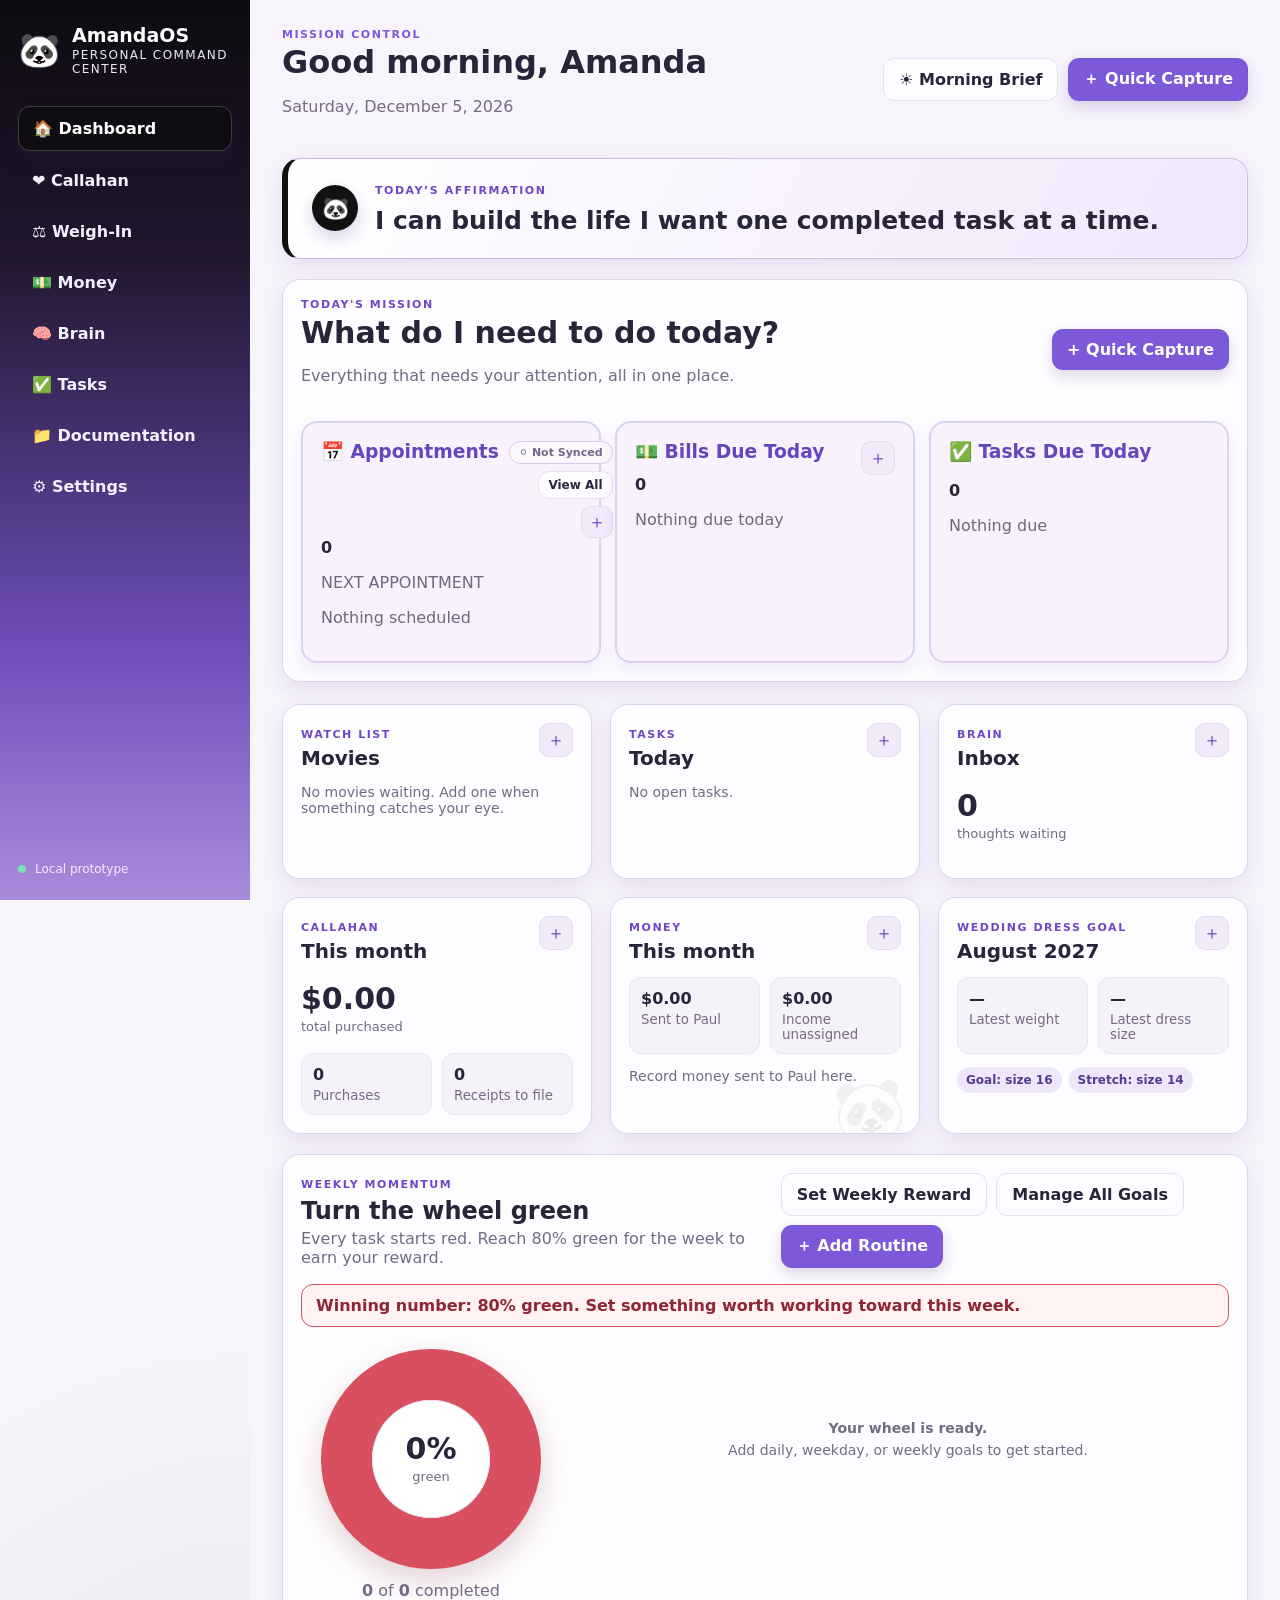
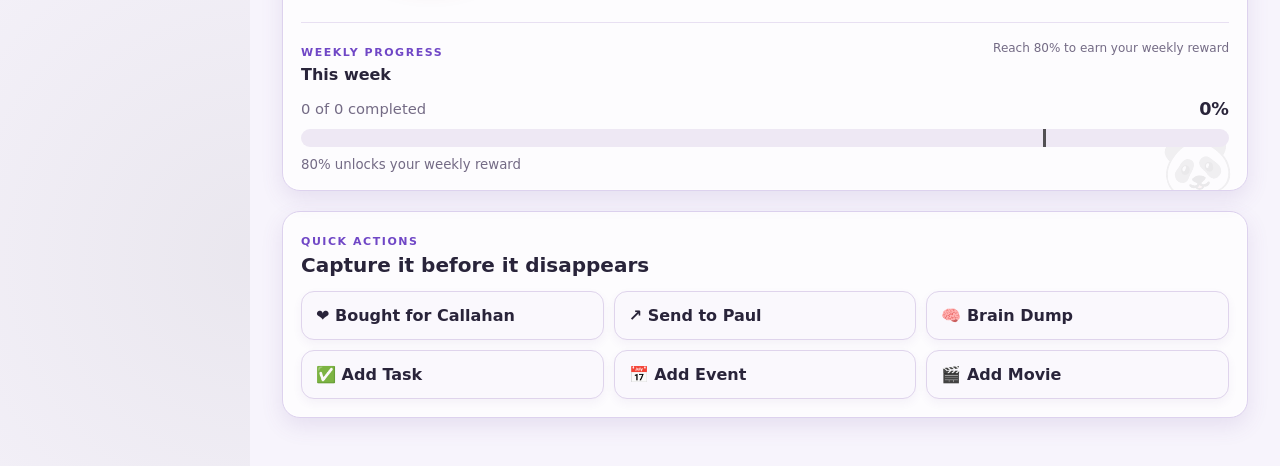
<file: index.html>
<!doctype html><html><head><meta charset="utf-8"><meta name="viewport" content="width=device-width,initial-scale=1"><title>AmandaOS</title></head><body><p style="font-family:system-ui;padding:24px">Loading AmandaOS…</p><script>fetch('legacy-index.html?v=20260902-2').then(r=>r.text()).then(html=>{const closeScript='</scr'+'ipt>';html=html.replace('</head>','<link rel="stylesheet" href="documentation.css?v=20260902-2"></head>').replace('</body>','<script src="documentation.js?v=20260902-2">'+closeScript+'<script src="momentum-dashboard.js?v=20260902-2">'+closeScript+'</body>');document.open();document.write(html);document.close();}).catch(()=>{document.body.innerHTML='<p style="font-family:system-ui;padding:24px">AmandaOS could not load. Please refresh.</p>';});</script></body></html>
</file>
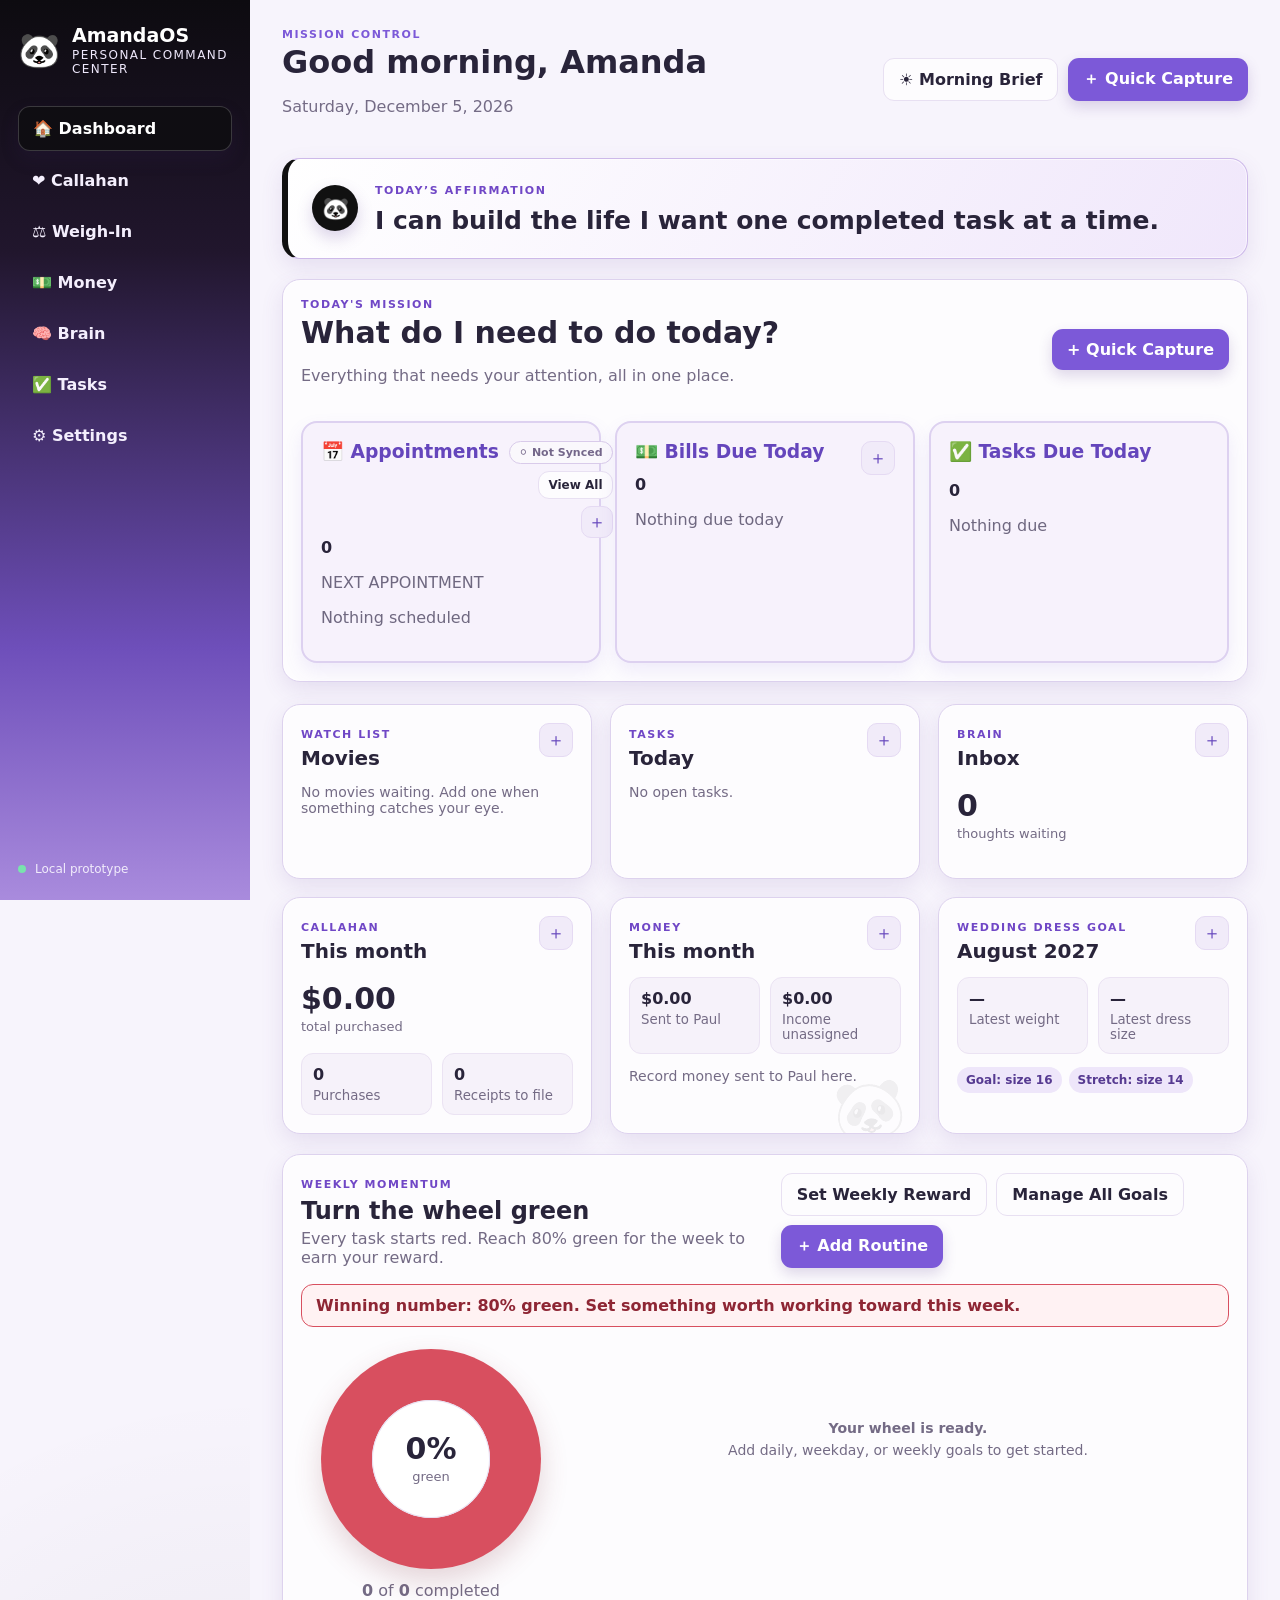
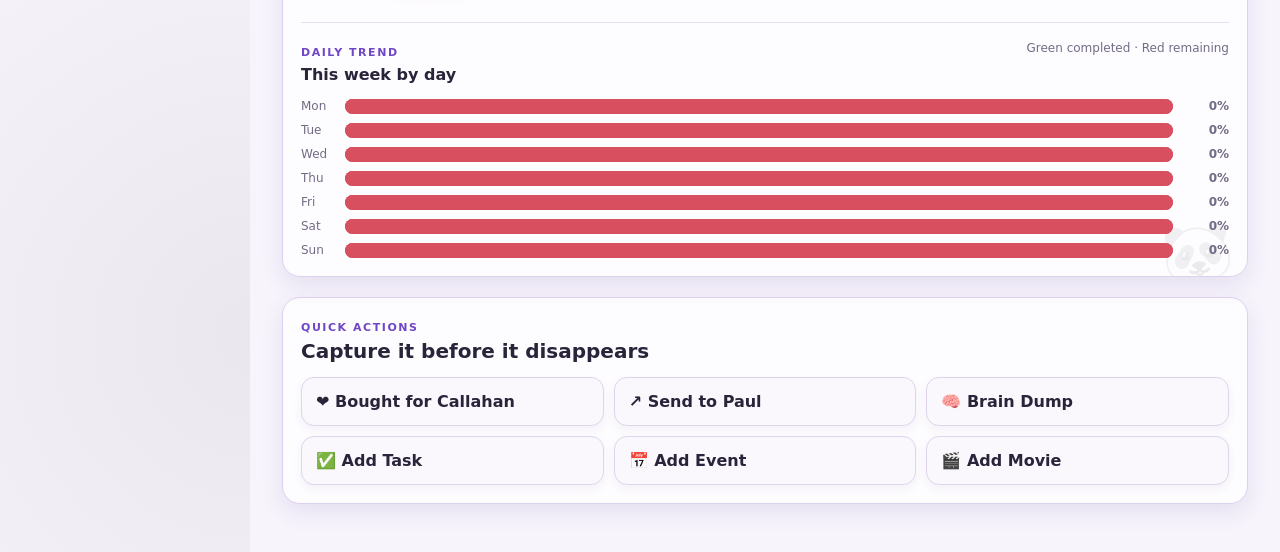
<file: legacy-index.html>
<!doctype html>
<html lang="en">
<head>
  <meta charset="utf-8" />
  <meta name="viewport" content="width=device-width, initial-scale=1" />
<title>AmandaOS</title>
  <link rel="stylesheet" href="styles.css?v=20260902-1" />
  <script src="https://accounts.google.com/gsi/client" async defer></script>
</head>
<body>
  <div class="app-shell">
    <aside class="sidebar">
      <div class="brand">
        <div class="brand-mark">🐼</div>
        <div>
        <h1>AmandaOS</h1>
<p>Personal Command Center</p>
        </div>
      </div>

      <nav>
        <button class="nav-btn active" data-view="dashboard">🏠 Dashboard</button>
        <button class="nav-btn" data-view="callahan">❤️ Callahan</button>
        <button class="nav-btn" data-view="weighin">⚖️ Weigh-In</button>
        <button class="nav-btn" data-view="money">💵 Money</button>
        <button class="nav-btn" data-view="brain">🧠 Brain</button>
        <button class="nav-btn" data-view="tasks">✅ Tasks</button>
        <button class="nav-btn" data-view="settings">⚙️ Settings</button>
      </nav>

      <div class="sidebar-footer">
        <div class="status-dot"></div>
        <span>Local prototype</span>
      </div>
    </aside>

    <main>
      <header class="topbar">
        <div>
          <p class="eyebrow">MISSION CONTROL</p>
          <h2 id="greeting">Good morning, Amanda</h2>
          <p id="todayDate" class="muted"></p>
        </div>
        <div class="topbar-actions">
          <button class="ghost-btn" id="morningBriefBtn">☀️ Morning Brief</button>
          <button class="primary-btn" data-open="quickCaptureModal">＋ Quick Capture</button>
        </div>
      </header>

      <section id="dashboard" class="view active-view">
        <section class="daily-affirmation card">
          <div class="affirmation-mark">🐼</div>
          <div><span class="card-label">TODAY’S AFFIRMATION</span><blockquote id="dailyAffirmation">I only need to take the next right step.</blockquote></div>
        </section>

     <section class="today-panel card">

    <div class="today-header">
        <div>
            <p class="card-label">TODAY'S MISSION</p>
            <h2>What do I need to do today?</h2>
            <p class="muted">
                Everything that needs your attention, all in one place.
            </p>
        </div>

        <button class="primary-btn" data-open="quickCaptureModal">
            + Quick Capture
        </button>
    </div>

    <div class="today-grid">

<div class="today-box appointments-box">

  <div class="today-box-header">

    <h3>📅 Appointments</h3>

    <div class="appointment-buttons">

 <button
  id="connectGoogleCalendarBtn"
  class="calendar-sync-status"
  type="button"
>
  <span id="googleCalendarStatus">⚪ Not Synced</span>
</button>
      <button
        class="small-btn"
        type="button"
        data-open="allAppointmentsModal"
      >
        View All
      </button>

      <button
        class="icon-btn"
        type="button"
        data-open="eventModal"
        aria-label="Add appointment"
      >
        ＋
      </button>

    </div>

  </div>

  <strong id="todayAppointmentCount">0</strong>

  <p class="next-label">
    NEXT APPOINTMENT
  </p>

  <p id="todayNextAppointment">
    Nothing scheduled
  </p>

  <div
    id="todayAppointmentList"
    class="appointment-list"
  ></div>

</div>

        <div class="today-box">
            <div class="today-box-header">
              <h3>💵 Bills Due Today</h3>
              <button class="icon-btn" type="button" data-open="billModal" aria-label="Add bill">＋</button>
            </div>
            <strong id="todayBillCount">0</strong>
            <p id="todayBillSummary">Nothing due today</p>
        </div>

        <div class="today-box">
            <h3>✅ Tasks Due Today</h3>
            <strong id="todayTaskCount">0</strong>
            <p id="todayTaskSummary">Nothing due</p>
        </div>

    </div>

</section>

        <div class="dashboard-grid">
          <article class="card">
            <div class="card-header">
              <div><span class="card-label">WATCH LIST</span><h3>Movies</h3></div>
              <button class="icon-btn" data-open="movieModal" aria-label="Add movie">＋</button>
            </div>
            <div id="movieList" class="list empty-state">No movies waiting. Add one when something catches your eye.</div>
          </article>

          <article class="card">
            <div class="card-header">
              <div><span class="card-label">TASKS</span><h3>Today</h3></div>
              <button class="icon-btn" data-open="taskModal">＋</button>
            </div>
            <div id="taskPreview" class="list empty-state">No tasks yet.</div>
          </article>

          <article class="card">
            <div class="card-header">
              <div><span class="card-label">BRAIN</span><h3>Inbox</h3></div>
              <button class="icon-btn" data-open="brainModal">＋</button>
            </div>
            <div class="metric"><strong id="brainCount">0</strong><span>thoughts waiting</span></div>
            <div id="brainPreview" class="list compact"></div>
          </article>

          <article class="card accent-card">
            <div class="card-header">
              <div><span class="card-label">CALLAHAN</span><h3>This month</h3></div>
              <button class="icon-btn" data-open="callahanModal">＋</button>
            </div>
            <div class="metric"><strong id="callahanMonthTotal">$0.00</strong><span>total purchased</span></div>
            <div class="mini-grid">
              <div><b id="callahanPurchaseCount">0</b><small>Purchases</small></div>
              <div><b id="receiptNeedsFiling">0</b><small>Receipts to file</small></div>
            </div>
          </article>

          <article class="card money-card">
            <div class="card-header">
              <div><span class="card-label">MONEY</span><h3>This month</h3></div>
              <button class="icon-btn" data-open="transferModal">＋</button>
            </div>
            <div class="mini-grid">
              <div><b id="dashboardSentToPaul">$0.00</b><small>Sent to Paul</small></div>
              <div><b id="dashboardMoneyLeft">$0.00</b><small>Income unassigned</small></div>
            </div>
            <div id="moneyPreview" class="list compact"></div>
          </article>

          <article class="card accent-card">
            <div class="card-header">
              <div><span class="card-label">WEDDING DRESS GOAL</span><h3>August 2027</h3></div>
              <button class="icon-btn" data-open="weighInModal">＋</button>
            </div>
            <div class="mini-grid">
              <div><b id="dashboardLatestWeight">—</b><small>Latest weight</small></div>
              <div><b id="dashboardLatestSize">—</b><small>Latest dress size</small></div>
            </div>
            <div class="goal-sizes"><span>Goal: size 16</span><span>Stretch: size 14</span></div>
          </article>

        </div>

        <section class="momentum-card card">
          <div class="momentum-heading">
            <div><span class="card-label">WEEKLY MOMENTUM</span><h3>Turn the wheel green</h3><p class="muted">Every task starts red. Reach 80% green for the week to earn your reward.</p></div>
            <div class="momentum-heading-actions"><button class="ghost-btn" data-open="weeklyRewardModal"><span id="weeklyRewardButton">Set Weekly Reward</span></button><button class="ghost-btn" data-open="manageRoutinesModal">Manage All Goals</button><button class="primary-btn" data-open="routineModal">＋ Add Routine</button></div>
          </div>
          <div id="weeklyRewardProgress" class="momentum-goal-progress">Set something worth working toward this week.</div>
          <div class="momentum-layout">
            <div class="momentum-chart-wrap">
              <div id="momentumChart" class="momentum-chart" role="img" aria-label="Weekly task completion pie chart"><div><strong id="momentumPercent">0%</strong><span>green</span></div></div>
              <p><b id="momentumComplete">0</b> of <b id="momentumTotal">0</b> completed</p>
            </div>
            <div id="routineWeekList" class="routine-week-list"></div>
          </div>
          <div class="momentum-trend">
            <div class="trend-heading"><div><span class="card-label">DAILY TREND</span><h4>This week by day</h4></div><span>Green completed · Red remaining</span></div>
            <div id="dailyTaskTrend" class="daily-task-trend"></div>
          </div>
        </section>

        <section class="quick-actions card">
          <div class="card-header">
            <div><span class="card-label">QUICK ACTIONS</span><h3>Capture it before it disappears</h3></div>
          </div>
          <div class="action-grid">
            <button data-open="callahanModal">❤️ Bought for Callahan</button>
            <button data-open="transferModal">↗ Send to Paul</button>
            <button data-open="brainModal">🧠 Brain Dump</button>
            <button data-open="taskModal">✅ Add Task</button>
            <button data-open="eventModal">📅 Add Event</button>
            <button data-open="movieModal">🎬 Add Movie</button>
          </div>
        </section>
      </section>

      <section id="callahan" class="view">
        <div class="section-heading">
          <div><p class="eyebrow">FAMILY TRACKING</p><h2>Callahan Purchases</h2></div>
          <div class="heading-actions">
            <button class="ghost-btn" id="exportCallahanCsv">Export CSV</button>
            <button class="primary-btn" data-open="callahanModal">＋ Add Purchase</button>
          </div>
        </div>
        <div class="summary-cards">
          <div class="card metric-card"><span>This month</span><strong id="callahanPageTotal">$0.00</strong></div>
          <div class="card metric-card"><span>Receipts not filed</span><strong id="callahanPageUnfiled">0</strong></div>
          <div class="card metric-card"><span>Entries</span><strong id="callahanPageCount">0</strong></div>
        </div>
        <div class="card table-card">
          <table>
            <thead><tr><th>Date</th><th>Item</th><th>Type</th><th>Store</th><th>Amount</th><th>Receipt box?</th><th></th></tr></thead>
            <tbody id="callahanTableBody"></tbody>
          </table>
        </div>
      </section>

      <section id="money" class="view">
        <div class="section-heading">
          <div><p class="eyebrow">HOUSEHOLD MONEY</p><h2>Paychecks & Bills</h2><p class="muted">See what came in, what must go out, and what is putting pressure on the budget.</p></div>
          <div class="heading-actions">
            <button class="ghost-btn" data-open="paycheckModal">＋ Paycheck</button>
            <button class="primary-btn" data-open="transferModal">↗ Send to Paul</button>
          </div>
        </div>
        <div class="summary-cards money-summary">
          <div class="card metric-card"><span>Take-home income</span><strong id="moneyIncomeTotal">$0.00</strong></div>
          <div class="card metric-card"><span>Sent to Paul</span><strong id="moneyTransfersTotal">$0.00</strong></div>
          <div class="card metric-card"><span>Remaining with Amanda</span><strong id="moneyAvailable">$0.00</strong></div>
          <div class="card metric-card pressure-card"><span>Biggest pressure</span><strong id="moneyPressure">Add money activity</strong></div>
        </div>
        <div class="money-actions">
          <button class="money-tab active" data-money-panel="paychecksPanel">Paychecks</button>
          <button class="money-tab" data-money-panel="transfersPanel">Sent to Paul</button>
          <button class="money-tab" data-money-panel="spendingPanel">Paid Directly</button>
          <button class="money-tab" data-money-panel="billsPanel">Optional Bills</button>
          <button class="money-tab" data-money-panel="reviewPanel">Budget Review</button>
        </div>
        <div id="paychecksPanel" class="money-panel active">
          <div class="card table-card"><div class="table-title"><h3>Paychecks</h3><button class="primary-btn" data-open="paycheckModal">＋ Add Paycheck</button></div>
            <table><thead><tr><th>Pay date</th><th>Source</th><th>Gross</th><th>Deductions</th><th>Take-home</th><th></th></tr></thead><tbody id="paycheckTableBody"></tbody></table>
          </div>
        </div>
        <div id="transfersPanel" class="money-panel">
          <div class="card table-card"><div class="table-title"><h3>Money Sent to Paul</h3><button class="primary-btn" data-open="transferModal">↗ Add Transfer</button></div>
            <table><thead><tr><th>Date</th><th>From paycheck</th><th>Purpose</th><th>Notes</th><th>Amount</th><th></th></tr></thead><tbody id="transferTableBody"></tbody></table>
          </div>
        </div>
        <div id="billsPanel" class="money-panel">
          <div class="card table-card"><div class="table-title"><h3>Bills</h3><button class="primary-btn" data-open="billModal">＋ Add Bill</button></div>
            <table><thead><tr><th>Due</th><th>Bill</th><th>Amount</th><th>Frequency</th><th>Auto-pay</th><th>Status</th><th></th></tr></thead><tbody id="billTableBody"></tbody></table>
          </div>
        </div>
        <div id="spendingPanel" class="money-panel">
          <div class="card table-card"><div class="table-title"><h3>Money Amanda Paid Directly</h3><button class="primary-btn" data-open="spendingModal">＋ Add Payment</button></div>
            <table><thead><tr><th>Date</th><th>What</th><th>Category</th><th>Need or flexible?</th><th>Amount</th><th></th></tr></thead><tbody id="spendingTableBody"></tbody></table>
          </div>
        </div>
        <div id="reviewPanel" class="money-panel">
          <div class="budget-review-grid">
            <article class="card"><span class="card-label">BUDGET PRESSURE</span><h3 id="pressureHeading">Add your money details</h3><p id="pressureCopy" class="muted">Once paychecks, bills, and spending are entered, AmandaOS will show where the pressure is coming from.</p></article>
            <article class="card"><span class="card-label">MONTHLY FLOW</span><div id="budgetFlow" class="budget-flow"></div></article>
            <article class="card"><span class="card-label">SPENDING BY CATEGORY</span><div id="categoryBreakdown" class="category-breakdown"></div></article>
          </div>
        </div>
      </section>

      <section id="weighin" class="view">
        <div class="section-heading">
          <div><p class="eyebrow">WEDDING DRESS JOURNEY</p><h2>Weigh-In & Size Progress</h2><p class="muted">Track the scale, dress size, measurements, and how you feel—without letting one number tell the whole story.</p></div>
          <button class="primary-btn" data-open="weighInModal">＋ Add Weigh-In</button>
        </div>
        <div class="weighin-goal-banner card">
          <div><span class="card-label">TARGET DATE</span><strong>August 2027</strong></div>
          <div><span class="card-label">MAIN GOAL</span><strong>Wedding dress size 16</strong><small class="goal-last-weight">Last weight recorded: <b id="goalLastWeight">—</b></small></div>
          <div><span class="card-label">FANTASTIC GOAL</span><strong>Wedding dress size 14</strong></div>
        </div>
        <div class="summary-cards">
          <div class="card metric-card"><span>Latest weight</span><strong id="latestWeight">—</strong></div>
          <div class="card metric-card"><span>Latest dress size</span><strong id="latestDressSize">—</strong></div>
          <div class="card metric-card"><span>Change since first entry</span><strong id="weightChange">—</strong></div>
        </div>
        <div class="card weight-trend-card">
          <div class="trend-heading"><div><span class="card-label">WEIGHT TREND</span><h3>Progress over time</h3></div><span id="weightTrendSummary">Add at least two weigh-ins to see a trend.</span></div>
          <div class="weight-chart-shell"><canvas id="weightTrendCanvas" aria-label="Weight trend chart"></canvas><div id="weightTrendEmpty" class="weight-trend-empty">Your trend line will appear here after two weigh-ins.</div></div>
        </div>
        <div class="card table-card"><div class="table-title"><h3>Progress History</h3><button class="primary-btn" data-open="weighInModal">＋ Add Weigh-In</button></div>
          <table><thead><tr><th>Date</th><th>Weight</th><th>Dress size</th><th>Bust</th><th>Waist</th><th>Hips</th><th>Notes</th><th></th></tr></thead><tbody id="weighInTableBody"></tbody></table>
        </div>
      </section>

      <section id="brain" class="view">
        <div class="section-heading">
          <div><p class="eyebrow">EXTERNAL MEMORY</p><h2>Brain Inbox</h2></div>
          <button class="primary-btn" data-open="brainModal">＋ Add Thought</button>
        </div>
        <div id="brainBoard" class="brain-board"></div>
      </section>

      <section id="tasks" class="view">
        <div class="section-heading">
          <div><p class="eyebrow">ACTION CENTER</p><h2>Tasks</h2></div>
          <button class="primary-btn" data-open="taskModal">＋ Add Task</button>
        </div>
        <div id="taskBoard" class="task-board"></div>
      </section>

      <section id="settings" class="view">
        <div class="section-heading">
          <div><p class="eyebrow">SYSTEM</p><h2>Settings</h2></div>
        </div>
        <div class="card settings-card">
          <h3>Prototype tools</h3>
          <p class="muted">This version saves data in this browser only.</p>
          <button class="danger-btn" id="clearAllData">Clear all prototype data</button>
        </div>
      </section>
    </main>
  </div>

  <dialog id="callahanModal" class="modal">
    <form method="dialog" id="callahanForm">
      <div class="modal-header"><div><span class="card-label">QUICK CAPTURE</span><h3>Bought for Callahan</h3></div><button class="close-btn" value="cancel">×</button></div>
      <div class="form-grid">
        <label>What did you buy?<input name="item" required /></label>
        <label>Amount<input name="amount" type="number" step="0.01" min="0" required /></label>
        <label>Store<input name="store" /></label>
        <label>Item type
          <select name="type">
            <option>Clothing</option><option>Food</option><option>Personal Care</option><option>Medical</option><option>Activities</option><option>Transportation</option><option>Household</option><option>Other</option>
          </select>
        </label>
        <label>Date<input name="date" type="date" required /></label>
        <label>Who paid?
          <select name="paidBy"><option>Amanda</option><option>Paul</option><option>Joint</option><option>Other</option></select>
        </label>
      </div>
      <label>Notes<textarea name="notes" rows="3"></textarea></label>
      <div class="receipt-check">
        <label><input type="checkbox" name="photoTaken" /> Receipt photo taken</label>
        <label><input type="checkbox" name="filed" /> Did you put it in the receipt box?</label>
      </div>
      <div class="modal-actions"><button class="ghost-btn" value="cancel">Cancel</button><button class="primary-btn" value="default">Save Purchase</button></div>
    </form>
  </dialog>

  <dialog id="paycheckModal" class="modal">
    <form method="dialog" id="paycheckForm">
      <div class="modal-header"><div><span class="card-label">MONEY IN</span><h3 id="paycheckModalHeading">Add Paycheck</h3></div><button class="close-btn" value="cancel">×</button></div>
      <div class="form-grid">
        <label>Pay date<input name="date" type="date" required /></label>
        <label>Income source<input name="source" value="Amanda — Allied Universal" required /></label>
        <label>Gross pay<input name="gross" type="number" step="0.01" min="0" /></label>
        <label>Taxes and other deductions<input name="deductions" type="number" step="0.01" min="0" /></label>
        <label>Truck payment deduction<input name="truck" type="number" step="0.01" min="0" value="200" /></label>
        <label>Actual take-home pay<input name="net" type="number" step="0.01" min="0" required /></label>
      </div>
      <label>Notes<textarea name="notes" rows="2"></textarea></label>
      <div class="modal-actions"><button class="ghost-btn" value="cancel">Cancel</button><button class="primary-btn" id="paycheckSaveButton" value="default">Save Paycheck</button></div>
    </form>
  </dialog>

  <dialog id="transferModal" class="modal">
    <form method="dialog" id="transferForm">
      <div class="modal-header"><div><span class="card-label">HOUSEHOLD MONEY</span><h3>Money Sent to Paul</h3></div><button class="close-btn" value="cancel">×</button></div>
      <div class="form-grid">
        <label>Date sent<input name="date" type="date" required /></label>
        <label>Amount<input name="amount" type="number" step="0.01" min="0" required /></label>
        <label>From paycheck<select name="paycheckId" id="transferPaycheckSelect"><option value="">Not linked to a paycheck</option></select></label>
        <label>Purpose<select name="purpose"><option>General household</option><option>Household bills</option><option>Groceries</option><option>Storage</option><option>Debt</option><option>Vehicle</option><option>Rent or housing</option><option>Medical</option><option>Other</option></select></label>
      </div>
      <label>Optional note<input name="notes" placeholder="What was this meant to cover?" /></label>
      <div class="modal-actions"><button class="ghost-btn" value="cancel">Cancel</button><button class="primary-btn" value="default">Save Transfer</button></div>
    </form>
  </dialog>

  <dialog id="billModal" class="modal">
    <form method="dialog" id="billForm">
      <div class="modal-header"><div><span class="card-label">MONEY OUT</span><h3>Add Bill</h3></div><button class="close-btn" value="cancel">×</button></div>
      <div class="form-grid">
        <label>Bill name<input name="name" required /></label>
        <label>Amount<input name="amount" type="number" step="0.01" min="0" required /></label>
        <label>Due date<input name="dueDate" type="date" required /></label>
        <label>Frequency<select name="frequency"><option>Monthly</option><option>Weekly</option><option>Every paycheck</option><option>One time</option></select></label>
        <label>Category<select name="category"><option>Housing</option><option>Utilities</option><option>Vehicle</option><option>Insurance</option><option>Storage</option><option>Phone</option><option>Debt</option><option>Medical</option><option>Other</option></select></label>
        <label><input name="autoPay" type="checkbox" /> Auto-pay</label>
        <label><input name="paid" type="checkbox" /> Already paid</label>
      </div>
      <div class="modal-actions"><button class="ghost-btn" value="cancel">Cancel</button><button class="primary-btn" value="default">Save Bill</button></div>
    </form>
  </dialog>

  <dialog id="spendingModal" class="modal">
    <form method="dialog" id="spendingForm">
      <div class="modal-header"><div><span class="card-label">SPENDING</span><h3>Add Purchase</h3></div><button class="close-btn" value="cancel">×</button></div>
      <div class="form-grid">
        <label>What was it?<input name="description" required /></label>
        <label>Amount<input name="amount" type="number" step="0.01" min="0" required /></label>
        <label>Date<input name="date" type="date" required /></label>
        <label>Category<select name="category"><option>Groceries</option><option>Gas</option><option>Restaurants</option><option>Subscriptions</option><option>Shopping</option><option>Entertainment</option><option>Medical</option><option>Family</option><option>Fees</option><option>Other</option></select></label>
        <label>Type<select name="flexibility"><option>Required</option><option>Necessary but adjustable</option><option>Flexible</option></select></label>
      </div>
      <label>Notes<textarea name="notes" rows="2"></textarea></label>
      <div class="modal-actions"><button class="ghost-btn" value="cancel">Cancel</button><button class="primary-btn" value="default">Save Spending</button></div>
    </form>
  </dialog>

  <dialog id="weighInModal" class="modal">
    <form method="dialog" id="weighInForm">
      <div class="modal-header"><div><span class="card-label">WEDDING DRESS JOURNEY</span><h3>Add Weigh-In</h3></div><button class="close-btn" value="cancel">×</button></div>
      <div class="form-grid">
        <label>Date<input name="date" type="date" required /></label>
        <label>Weight (lb)<input name="weight" type="number" step="0.1" min="0" required /></label>
        <label>Current wedding dress size<input name="dressSize" type="number" step="1" min="0" /></label>
        <label>Bust (inches)<input name="bust" type="number" step="0.1" min="0" /></label>
        <label>Waist (inches)<input name="waist" type="number" step="0.1" min="0" /></label>
        <label>Hips (inches)<input name="hips" type="number" step="0.1" min="0" /></label>
      </div>
      <label>Notes<textarea name="notes" rows="3" placeholder="Energy, fit, wins, challenges, or anything you want to remember"></textarea></label>
      <div class="modal-actions"><button class="ghost-btn" value="cancel">Cancel</button><button class="primary-btn" value="default">Save Weigh-In</button></div>
    </form>
  </dialog>

  <dialog id="weeklyRewardModal" class="modal">
    <form method="dialog" id="weeklyRewardForm">
      <div class="modal-header"><div><span class="card-label">WEEKLY MOMENTUM</span><h3>Set This Week’s Reward</h3></div><button class="close-btn" value="cancel">×</button></div>
      <label>What are you working toward?<input id="weeklyRewardInput" name="reward" required placeholder="Example: A night out with Paul" /></label>
      <p class="muted">Choose something that will feel good to earn when you reach 80% green for the week.</p>
      <div class="modal-actions"><button class="ghost-btn" value="cancel">Cancel</button><button class="primary-btn" value="default">Save Reward</button></div>
    </form>
  </dialog>

  <dialog id="routineModal" class="modal">
    <form method="dialog" id="routineForm">
      <div class="modal-header"><div><span class="card-label">WEEKLY MOMENTUM</span><h3>Add a Recurring Task</h3></div><button class="close-btn" value="cancel">×</button></div>
      <label>What needs to get done?<input name="text" required placeholder="Example: Put laundry away" /></label>
      <label>When?<select name="schedule"><option>Daily</option><option>Monday</option><option>Tuesday</option><option>Wednesday</option><option>Thursday</option><option>Friday</option><option>Saturday</option><option>Sunday</option><option>Weekly</option></select></label>
      <p class="muted">Daily creates one piece for every day. Weekly creates one piece that can be completed anytime before the week resets.</p>
      <div class="modal-actions"><button class="ghost-btn" value="cancel">Cancel</button><button class="primary-btn" value="default">Add to Wheel</button></div>
    </form>
  </dialog>

  <dialog id="manageRoutinesModal" class="modal manage-routines-modal">
    <form method="dialog">
      <div class="modal-header"><div><span class="card-label">WEEKLY MOMENTUM</span><h3>Manage All Goals</h3></div><button class="close-btn" value="cancel">×</button></div>
      <p class="muted">Everything you have added is listed here, even when it is not scheduled to appear today.</p>
      <div id="manageRoutineList" class="manage-routine-list"></div>
      <div class="modal-actions"><button class="ghost-btn" value="cancel">Done</button><button class="primary-btn" type="button" onclick="closeManageAndAddRoutine()">＋ Add Another Goal</button></div>
    </form>
  </dialog>

  <dialog id="brainModal" class="modal">
    <form method="dialog" id="brainForm">
      <div class="modal-header"><div><span class="card-label">BRAIN DUMP</span><h3>What is in your head?</h3></div><button class="close-btn" value="cancel">×</button></div>
      <label>Thought<textarea name="text" rows="5" required autofocus></textarea></label>
      <label>Optional bucket
        <select name="bucket"><option>Unsorted</option><option>Idea</option><option>Remember</option><option>Shopping</option><option>Business</option><option>Family</option></select>
      </label>
      <div class="modal-actions"><button class="ghost-btn" value="cancel">Cancel</button><button class="primary-btn" value="default">Save Thought</button></div>
    </form>
  </dialog>

  <dialog id="taskModal" class="modal">
    <form method="dialog" id="taskForm">
      <div class="modal-header"><div><span class="card-label">ACTION CENTER</span><h3>Add Task</h3></div><button class="close-btn" value="cancel">×</button></div>
      <label>Task<input name="text" required /></label>
      <div class="form-grid">
        <label>Due date<input name="dueDate" type="date" /></label>
        <label>Priority<select name="priority"><option>Normal</option><option>Important</option><option>Urgent</option></select></label>
      </div>
      <div class="modal-actions"><button class="ghost-btn" value="cancel">Cancel</button><button class="primary-btn" value="default">Save Task</button></div>
    </form>
  </dialog>

  <dialog id="eventModal" class="modal">
    <form method="dialog" id="eventForm">
      <div class="modal-header"><div><span class="card-label">CALENDAR</span><h3>Add Event</h3></div><button class="close-btn" value="cancel">×</button></div>
      <label>Event<input name="title" required /></label>
      <div class="form-grid">
        <label>Date<input name="date" type="date" required /></label>
        <label>Time<input name="time" type="time" /></label>
      </div>
      <label>Location<input name="location" /></label>
      <div class="modal-actions"><button class="ghost-btn" value="cancel">Cancel</button><button class="primary-btn" value="default">Save Event</button></div>
    </form>
  </dialog>

  <dialog id="movieModal" class="modal">
    <form method="dialog" id="movieForm">
      <div class="modal-header"><div><span class="card-label">WATCH LIST</span><h3>Add Movie</h3></div><button class="close-btn" value="cancel">×</button></div>
      <label>Movie title<input name="title" required /></label>
      <label>Where to watch (optional)<input name="where" placeholder="Netflix, theater, rent…" /></label>
      <div class="modal-actions"><button class="ghost-btn" value="cancel">Cancel</button><button class="primary-btn" value="default">Add to List</button></div>
    </form>
  </dialog>


  <dialog id="quickCaptureModal" class="modal action-modal">
    <div class="modal-header"><div><span class="card-label">QUICK CAPTURE</span><h3>What happened?</h3></div><button class="close-btn" data-close="quickCaptureModal">×</button></div>
    <div class="action-grid modal-grid">
      <button data-jump="callahanModal">❤️ Bought for Callahan</button>
      <button data-jump="transferModal">↗ Send to Paul</button>
      <button data-jump="brainModal">🧠 Brain Dump</button>
      <button data-jump="taskModal">✅ Add Task</button>
      <button data-jump="eventModal">📅 Add Event</button>
      <button data-jump="movieModal">🎬 Add Movie</button>
    </div>
  </dialog>

  <dialog id="morningBriefModal" class="modal">
    <div class="modal-header"><div><span class="card-label">MORNING BRIEF</span><h3>Your command summary</h3></div><button class="close-btn" data-close="morningBriefModal">×</button></div>
    <div id="morningBriefContent" class="briefing"></div>
  </dialog>
<dialog id="allAppointmentsModal" class="modal">
  <div class="appointments-modal-content">

    <div class="modal-header">
      <div>
        <span class="card-label">CALENDAR</span>
        <h3>All Appointments</h3>
      </div>

      <button
        class="close-btn"
        type="button"
        data-close="allAppointmentsModal"
      >
        ×
      </button>
    </div>

    <div id="allAppointmentsList" class="all-appointments-list">
      No appointments saved.
    </div>

  </div>
</dialog>
  <div id="celebrationLayer" class="celebration-layer" aria-live="polite" aria-atomic="true">
    <div id="celebrationToast" class="celebration-toast"></div>
  </div>
  <script src="app.js?v=20260902-2"></script>
</body>
</html>
</file>
<file: documentation.css>
.documentation-toolbar{display:flex;gap:12px;align-items:center;margin-bottom:18px}.documentation-toolbar input{flex:1}.documentation-list{display:grid;gap:16px}.documentation-entry{padding:22px}.documentation-entry-head{display:flex;justify-content:space-between;gap:16px;align-items:flex-start}.documentation-entry-head h3{margin:8px 0 4px}.status-pill{display:inline-flex;align-items:center;border-radius:999px;padding:5px 10px;font-size:.78rem;font-weight:800}.status-pill.draft{background:#fff4cf;color:#735500}.status-pill.finalized{background:#e8f6ed;color:#176b38}.documentation-account{font-size:1rem;line-height:1.65;margin:18px 0}.documentation-detail{border-top:1px solid rgba(0,0,0,.08);padding-top:12px;margin-top:12px}.documentation-detail p{line-height:1.55}.documentation-modal .modal-card{width:min(850px,94vw);max-height:90vh;overflow:auto}.form-grid.two-col{display:grid;grid-template-columns:1fr 1fr;gap:12px}.documentation-modal label{display:grid;gap:6px;margin-bottom:12px;font-weight:700}.documentation-modal textarea,.documentation-modal input,.documentation-modal select,.documentation-toolbar input,.documentation-toolbar select{width:100%;box-sizing:border-box;border:1px solid rgba(0,0,0,.15);border-radius:10px;padding:11px 12px;font:inherit;background:#fff}.check-row{display:flex!important;grid-template-columns:auto 1fr!important;align-items:center;justify-content:flex-start}.check-row input{width:auto!important}.evidence-box{border:2px dashed rgba(124,89,216,.35);border-radius:14px;padding:16px;margin:14px 0}.evidence-preview,.evidence-gallery{display:grid;grid-template-columns:repeat(auto-fill,minmax(160px,1fr));gap:12px;margin-top:14px}.evidence-thumb,.evidence-gallery figure{margin:0;border:1px solid rgba(0,0,0,.1);border-radius:12px;padding:8px;background:#fff}.evidence-thumb img,.evidence-gallery img{display:block;width:100%;height:150px;object-fit:cover;border-radius:8px}.evidence-thumb input{font-size:.85rem;margin-top:8px}.evidence-gallery figcaption{font-size:.82rem;line-height:1.35;padding:7px 2px 2px}.danger-link{border:0;background:none;color:#a42a2a;cursor:pointer;padding:7px 0;font-weight:700}.modal-head,.modal-actions{display:flex;align-items:center;justify-content:space-between;gap:10px}.modal-actions{justify-content:flex-end;margin-top:16px}@media(max-width:700px){.documentation-toolbar,.documentation-entry-head{flex-direction:column;align-items:stretch}.form-grid.two-col{grid-template-columns:1fr}.evidence-preview,.evidence-gallery{grid-template-columns:1fr 1fr}}@media print{.sidebar,.topbar,.heading-actions,.documentation-toolbar,.nav-btn{display:none!important}.view{display:none!important}#documentation{display:block!important}.documentation-entry{break-inside:avoid;box-shadow:none;border:1px solid #bbb}.evidence-gallery{grid-template-columns:repeat(3,1fr)}}
</file>
<file: styles.css>
:root{
  --bg:#f7f4fc;
  --panel:#fdfcfe;
  --panel-soft:#f7f3fc;
  --ink:#29243a;
  --muted:#746b85;

  --purple:#7c59d8;
  --purple-dark:#563a91;
  --purple-light:#b89be9;

  --line:#e8e0f2;

  --green:#62c596;
  --yellow:#f3bd4d;
  --red:#f27b7b;

  --shadow:0 12px 30px rgba(111,76,170,.16);
}

*{
  box-sizing:border-box;
}

body{
  margin:0;
  min-height:100vh;
  font-family:Inter,ui-sans-serif,system-ui,-apple-system,
    BlinkMacSystemFont,"Segoe UI",sans-serif;
  background:#f7f4fc;
  color:var(--ink);
}

button,
input,
select,
textarea{
  font:inherit;
}

.app-shell{
  display:grid;
  grid-template-columns:250px 1fr;
  min-height:100vh;
}

/* LEFT SIDEBAR */

.sidebar{
  background:linear-gradient(
    180deg,
    #7653c8 0%,
    #9575db 52%,
    #b496e8 100%
  );
  color:#fff;
  padding:24px 18px;
  display:flex;
  flex-direction:column;
  position:sticky;
  top:0;
  height:100vh;
}

.brand{
  display:flex;
  gap:12px;
  align-items:center;
  margin-bottom:30px;
}

.brand-mark{
  font-size:34px;
}

.brand h1{
  font-size:19px;
  margin:0;
  color:#fff;
}

.brand p{
  margin:2px 0 0;
  color:#eee8fb;
  font-size:12px;
  text-transform:uppercase;
  letter-spacing:.12em;
}

nav{
  display:grid;
  gap:8px;
}

.nav-btn{
  border:0;
  background:transparent;
  color:#f4effd;
  padding:12px 14px;
  border-radius:12px;
  text-align:left;
  cursor:pointer;
  font-weight:600;
}

.nav-btn:hover{
  background:rgba(255,255,255,.15);
  color:#fff;
}

.nav-btn.active{
  background:#4b326d;
  color:#fff;
  box-shadow:0 8px 18px rgba(57,34,91,.18);
}

.sidebar-footer{
  margin-top:auto;
  display:flex;
  gap:9px;
  align-items:center;
  color:#f1ecfb;
  font-size:12px;
}

.status-dot{
  width:8px;
  height:8px;
  border-radius:50%;
  background:#79e3ae;
}

/* MAIN AREA */

main{
  padding:28px 32px 48px;
  min-width:0;
  background:#f7f4fc;
}

.topbar{
  display:flex;
  justify-content:space-between;
  align-items:center;
  margin-bottom:22px;
  gap:18px;
}

.topbar h2,
.section-heading h2{
  margin:3px 0;
  color:var(--ink);
}

.eyebrow,
.card-label{
  font-size:11px;
  letter-spacing:.14em;
  color:var(--purple);
  font-weight:800;
  margin:0;
  text-transform:uppercase;
}

.muted{
  color:var(--muted);
}

.topbar-actions,
.heading-actions{
  display:flex;
  gap:10px;
}

/* BUTTONS */

.primary-btn,
.ghost-btn,
.small-btn,
.danger-btn{
  border:0;
  border-radius:11px;
  padding:11px 15px;
  cursor:pointer;
  font-weight:700;
}

.primary-btn{
  background:var(--purple);
  color:#fff;
}

.primary-btn:hover{
  background:var(--purple-dark);
}

.ghost-btn,
.small-btn{
  background:#fdfcfe;
  color:var(--ink);
  border:1px solid var(--line);
}

.ghost-btn:hover,
.small-btn:hover{
  background:#f4effa;
}

.danger-btn{
  background:#fff1f1;
  color:#a52f2f;
}

/* VIEWS */

.view{
  display:none;
}

.active-view{
  display:block;
}

/* STATUS CARDS */

.status-strip{
  display:grid;
  grid-template-columns:repeat(4,1fr);
  gap:10px;
  margin-bottom:14px;
}

.status-item{
  background:var(--panel);
  border:1px solid var(--line);
  padding:12px 14px;
  border-radius:14px;
  display:flex;
  gap:10px;
  align-items:center;
  box-shadow:var(--shadow);
}

.status-item small{
  display:block;
  color:var(--muted);
  margin-top:2px;
}

.status{
  width:10px;
  height:10px;
  border-radius:50%;
  display:inline-block;
  flex:none;
}

.green{
  background:var(--green);
}

.yellow{
  background:var(--yellow);
}

.red{
  background:var(--red);
}

/* MAIN CARDS */

.card{
  background:var(--panel);
  border:1px solid var(--line);
  border-radius:18px;
  box-shadow:var(--shadow);
  padding:18px;
}

.ticker{
  display:flex;
  justify-content:space-between;
  align-items:center;
  margin-bottom:14px;
  background:#faf7fe;
}

.ticker h3{
  margin:5px 0 0;
}

.dashboard-grid{
  display:grid;
  grid-template-columns:repeat(3,minmax(0,1fr));
  gap:14px;
}

.card-header{
  display:flex;
  justify-content:space-between;
  align-items:flex-start;
  gap:10px;
}

.card-header h3{
  margin:4px 0 0;
}

.count-badge{
  background:#f9e9ec;
  color:#a63143;
  font-weight:800;
  border-radius:999px;
  padding:5px 10px;
}

.icon-btn,
.close-btn{
  border:0;
  background:#f2ecfa;
  color:var(--purple-dark);
  width:34px;
  height:34px;
  border-radius:10px;
  cursor:pointer;
  font-size:18px;
}

.icon-btn:hover{
  background:#e6dcf6;
}

.close-btn{
  font-size:24px;
  background:transparent;
}

/* CARD CONTENT */

.list{
  margin-top:14px;
  display:grid;
  gap:9px;
}

#movieList{
  max-height:300px;
  overflow-y:auto;
  overscroll-behavior:contain;
  padding-right:8px;
  scrollbar-gutter:stable;
}

#movieList::-webkit-scrollbar{
  width:8px;
}

#movieList::-webkit-scrollbar-thumb{
  background:#cbbbe1;
  border-radius:999px;
}

#movieList::-webkit-scrollbar-track{
  background:#f3eef8;
  border-radius:999px;
}

#movieList .icon-btn{
  flex:none;
  width:27px;
  height:27px;
  padding:0;
  border-radius:8px;
  font-size:15px;
  line-height:1;
}

.list-item{
  border-top:1px solid var(--line);
  padding-top:9px;
  display:flex;
  justify-content:space-between;
  gap:10px;
  align-items:flex-start;
}

.list-item:first-child{
  border-top:0;
  padding-top:0;
}

.list-item small{
  color:var(--muted);
}

.empty-state{
  color:var(--muted);
  font-size:14px;
}

.compact{
  font-size:14px;
}

.metric{
  padding:18px 0 4px;
}

.metric strong{
  display:block;
  font-size:30px;
}

.metric span{
  color:var(--muted);
  font-size:13px;
}

.mini-grid{
  display:grid;
  grid-template-columns:1fr 1fr;
  gap:10px;
  margin-top:14px;
}

.mini-grid div{
  background:#f7f3fb;
  border-radius:12px;
  padding:11px;
}

.mini-grid b,
.mini-grid small{
  display:block;
}

.mini-grid small{
  color:var(--muted);
  margin-top:4px;
}

.accent-card{
  background:#fbf8fe;
}

.tax-status{
  display:flex;
  gap:10px;
  align-items:center;
  margin-top:20px;
}

.tax-status small{
  display:block;
  color:var(--muted);
  margin-top:3px;
}

/* QUICK ACTIONS */

.quick-actions{
  margin-top:14px;
}

.action-grid{
  display:grid;
  grid-template-columns:repeat(3,1fr);
  gap:10px;
  margin-top:14px;
}

.action-grid button{
  border:1px solid var(--line);
  background:#faf8fd;
  color:var(--ink);
  border-radius:13px;
  padding:14px;
  text-align:left;
  cursor:pointer;
  font-weight:700;
}

.action-grid button:hover{
  background:#f0e9fa;
  border-color:#d7c4fa;
}

/* OTHER PAGES */

.section-heading{
  display:flex;
  justify-content:space-between;
  align-items:center;
  margin-bottom:18px;
}

.summary-cards{
  display:grid;
  grid-template-columns:repeat(3,1fr);
  gap:14px;
  margin-bottom:14px;
}

.metric-card span,
.metric-card strong{
  display:block;
}

.metric-card span{
  color:var(--muted);
}

.metric-card strong{
  font-size:28px;
  margin-top:8px;
}

.table-card{
  overflow:auto;
}

table{
  width:100%;
  border-collapse:collapse;
  min-width:760px;
}

th,
td{
  padding:12px 10px;
  border-bottom:1px solid var(--line);
  text-align:left;
  font-size:14px;
}

th{
  color:var(--muted);
  font-size:12px;
  text-transform:uppercase;
  letter-spacing:.08em;
}

.brain-board,
.task-board{
  display:grid;
  gap:10px;
}

.brain-card,
.task-card{
  background:var(--panel);
  border:1px solid var(--line);
  border-radius:15px;
  padding:15px;
  display:flex;
  justify-content:space-between;
  gap:12px;
  box-shadow:var(--shadow);
}

.pill{
  font-size:11px;
  background:#eee6fa;
  color:var(--purple-dark);
  padding:4px 8px;
  border-radius:999px;
}

.settings-card{
  max-width:600px;
}

/* MODALS */

.modal{
  border:0;
  border-radius:20px;
  padding:0;
  max-width:650px;
  width:calc(100% - 32px);
  background:var(--panel);
  color:var(--ink);
  box-shadow:0 25px 80px rgba(67,42,99,.28);
}

.modal::backdrop{
  background:rgba(86,70,110,.28);
}

.modal form,
.action-modal{
  padding:22px;
}

.modal-header{
  display:flex;
  justify-content:space-between;
  align-items:flex-start;
  margin-bottom:18px;
}

.modal-header h3{
  margin:4px 0 0;
}

.form-grid{
  display:grid;
  grid-template-columns:1fr 1fr;
  gap:12px;
}

label{
  display:grid;
  gap:6px;
  font-size:13px;
  font-weight:700;
  margin-bottom:12px;
}

input,
select,
textarea{
  width:100%;
  border:1px solid var(--line);
  border-radius:10px;
  padding:11px;
  background:#fbfafd;
  color:var(--ink);
}

textarea{
  resize:vertical;
}

.receipt-check{
  background:#f7f3fb;
  border-radius:12px;
  padding:12px;
  margin-top:8px;
}

.receipt-check label{
  display:flex;
  align-items:center;
  gap:8px;
  margin:7px 0;
}

.receipt-check input{
  width:auto;
}

.modal-actions{
  display:flex;
  justify-content:flex-end;
  gap:10px;
  margin-top:18px;
}

.modal-grid{
  grid-template-columns:1fr 1fr;
}

.briefing{
  padding:0 22px 22px;
  display:grid;
  gap:10px;
}

.brief-line{
  background:#f7f3fb;
  border-radius:12px;
  padding:12px;
}

/* TABLET */

@media (max-width:1050px){
  .dashboard-grid{
    grid-template-columns:1fr 1fr;
  }

  .status-strip{
    grid-template-columns:1fr 1fr;
  }

  .action-grid{
    grid-template-columns:1fr 1fr;
  }
}

/* PHONE */

@media (max-width:760px){
  .app-shell{
    display:block;
  }

  .sidebar{
    height:auto;
    position:static;
    padding:14px;
  }

  .brand{
    margin-bottom:12px;
  }

  nav{
    display:flex;
    overflow:auto;
  }

  .nav-btn{
    white-space:nowrap;
  }

  .sidebar-footer{
    display:none;
  }

  main{
    padding:18px 14px 40px;
  }

  .topbar,
  .section-heading{
    align-items:flex-start;
    flex-direction:column;
  }

  .topbar-actions,
  .heading-actions{
    width:100%;
  }

  .topbar-actions button,
  .heading-actions button{
    flex:1;
  }

  .dashboard-grid,
  .status-strip,
  .summary-cards{
    grid-template-columns:1fr;
  }

  .action-grid{
    grid-template-columns:1fr 1fr;
  }

  .form-grid{
    grid-template-columns:1fr;
  }
}
/* =========================================================
   AMANDA HQ — VISUAL HIERARCHY UPDATE
   ========================================================= */

/* Make the page feel calmer and more structured */
main{
  background:#f7f4fc;
}

/* Top status cards: smaller and quieter */
.status-strip{
  gap:14px;
  margin-bottom:20px;
}

.status-item{
  min-height:82px;
  padding:14px 18px;
  background:#fdfcfe;
  border:1.5px solid #ddd2ee;
  border-radius:16px;
  box-shadow:0 6px 16px rgba(103,72,153,.10);
}

.status-item b{
  font-size:16px;
}

.status-item small{
  font-size:13px;
}

/* Make TODAY the main starting point */
.ticker{
  position:relative;
  min-height:128px;
  padding:24px 28px;
  margin-bottom:22px;

  background:#fdfcfe;
  border:2px solid #8b61df;
  border-radius:20px;

  box-shadow:
    0 12px 30px rgba(111,76,170,.15),
    inset 0 0 0 1px rgba(139,97,223,.08);
}

/* Add a clear heading above the existing Today content */
.ticker::before{
  content:"WHAT DO I NEED TO DO TODAY?";
  position:absolute;
  top:18px;
  left:28px;

  color:#7047c6;
  font-size:12px;
  font-weight:850;
  letter-spacing:.13em;
}

/* Move the existing Today content below the new heading */
.ticker > div{
  padding-top:25px;
}

.ticker .card-label{
  display:none;
}

.ticker h3{
  margin:7px 0 0;
  font-size:22px;
  line-height:1.35;
  color:#29243a;
}

.ticker .small-btn{
  align-self:center;
  background:#f2ebfb;
  border:1px solid #dfd1f4;
  color:#6546bc;
}

/* Give all main dashboard boxes clearer edges */
.dashboard-grid{
  gap:18px;
}

.card{
  background:#fdfcfe;
  border:1.5px solid #ddd2ee;
  border-radius:18px;

  box-shadow:
    0 8px 22px rgba(103,72,153,.12),
    inset 0 0 0 1px rgba(255,255,255,.6);
}

/* Slightly stronger outline when hovering */
.card:hover{
  border-color:#c9b7e7;
}

/* Keep headings clear without making every word shout */
.card-header h3{
  font-size:20px;
  color:#29243a;
}

.card-label{
  color:#7047c6;
}

/* Soften the little plus/edit buttons */
.icon-btn{
  background:#f1ebf9;
  border:1px solid #e5daf3;
  color:#6546bc;
}

/* Separate content inside cards more clearly */
.list-item{
  border-top:1px solid #e6deef;
  padding-top:11px;
}

/* Quieter internal statistic boxes */
.mini-grid div{
  background:#f6f2fa;
  border:1px solid #ebe3f3;
}

/* Make alerts stand out only when needed */
.alerts-card{
  border-color:#e2d5ec;
}

/* More space between dashboard rows */
.quick-actions{
  margin-top:20px;
}

/* Make quick-action choices easy to distinguish */
.action-grid button{
  background:#faf8fd;
  border:1.5px solid #dfd4ec;
  box-shadow:0 4px 10px rgba(103,72,153,.06);
}

.action-grid button:hover{
  background:#f1eafb;
  border-color:#bfa7e3;
}

/* Slightly reduce the greeting dominance */
.topbar h2{
  font-size:32px;
  line-height:1.15;
}

.topbar{
  margin-bottom:26px;
}
/* TODAY PANEL */

.today-panel{

    margin-bottom:22px;

}

.today-header{

    display:flex;
    justify-content:space-between;
    align-items:center;

    margin-bottom:20px;

}

.today-header h2{

    margin:4px 0;
    font-size:30px;

}

.today-grid{

    display:grid;
    grid-template-columns:repeat(4,1fr);

    gap:14px;

}

.today-box{

    background:#F7F2FC;

    border:2px solid #DDD1F0;

    border-radius:16px;

    padding:18px;

    min-height:150px;

    box-shadow:0 8px 18px rgba(122,89,216,.10);

}

.today-box h3{

    margin-top:0;

    color:#6546BC;

}

.today-box p{

    color:#6f6880;

}

.vendor-sheet-summaries{
    display:grid;
    gap:8px;
    margin-top:12px;
}

.vendor-sync-status{
    flex:none;
}

.vendor-sync-status:focus-visible{
    outline:2px solid #7c59d8;
    outline-offset:3px;
}

.vendor-sync-status:disabled{
    cursor:wait;
    opacity:.8;
}

.vendor-sheet-row{
    padding-top:8px;
    border-top:1px solid #DDD1F0;
}

.vendor-sheet-row:first-child{
    padding-top:0;
    border-top:0;
}

.vendor-sheet-row strong,
.vendor-sheet-row span{
    display:block;
}

.vendor-sheet-row span{
    margin-top:2px;
    color:#6f6880;
    font-size:.86rem;
}

@media(max-width:1000px){

.today-grid{

grid-template-columns:1fr 1fr;

}

}

@media(max-width:650px){

.today-grid{

grid-template-columns:1fr;

}

}/* =====================================
   Appointments card controls
===================================== */

.today-box-header{
  display:flex;
  align-items:flex-start;
  justify-content:space-between;
  gap:10px;
}

.today-box-header h3{
  margin:0;
}

.appointment-buttons{
  display:flex;
  align-items:center;
  justify-content:flex-end;
  gap:7px;
  flex-wrap:wrap;
}

/* Small Google Calendar status */
.calendar-sync-status,
#connectGoogleCalendarBtn{
  display:inline-flex;
  align-items:center;
  width:auto;
  min-width:0;
  margin:0;
  padding:5px 9px;
  border:1px solid #d9cbea;
  border-radius:999px;
  background:#faf8fc;
  color:#74678a;
  font-size:11px;
  font-weight:700;
  line-height:1;
  white-space:nowrap;
  cursor:pointer;
  box-shadow:none;
}

.calendar-sync-status.is-synced,
#connectGoogleCalendarBtn:disabled,
.vendor-sync-status[data-status="success"]{
  background:#f1faf5;
  border-color:#bfe2ce;
  color:#31845c;
  opacity:1;
}

.vendor-sync-status[data-status="error"]{
  background:#fff5f6;
  border-color:#e7c4ca;
  color:#a33d4f;
}

/* Keep View All compact */
.appointment-buttons .small-btn{
  width:auto;
  margin:0;
  padding:6px 9px;
  font-size:12px;
  white-space:nowrap;
}

/* Keep the plus button compact */
.appointment-buttons .icon-btn{
  flex:none;
  width:32px;
  height:32px;
  margin:0;
  padding:0;
}


/* MONEY CENTER */
.money-summary{
  grid-template-columns:repeat(4,minmax(0,1fr));
}
.pressure-card{
  background:linear-gradient(135deg,#fffafd,#f2eafb);
}
.money-actions{
  display:flex;
  gap:8px;
  margin:18px 0 14px;
  padding:6px;
  border:1px solid var(--line);
  border-radius:14px;
  background:#eee7f7;
  overflow:auto;
}
.money-tab{
  flex:1;
  min-width:max-content;
  border:0;
  border-radius:10px;
  padding:11px 14px;
  background:transparent;
  color:var(--muted);
  font-weight:800;
  cursor:pointer;
}
.money-tab.active{
  background:#fff;
  color:var(--purple-dark);
  box-shadow:0 4px 12px rgba(88,57,137,.12);
}
.money-panel{
  display:none;
}
.money-panel.active{
  display:block;
}
.table-title{
  display:flex;
  justify-content:space-between;
  align-items:center;
  gap:12px;
  margin-bottom:12px;
}
.table-title h3{
  margin:0;
}
.budget-review-grid{
  display:grid;
  grid-template-columns:repeat(3,minmax(0,1fr));
  gap:14px;
}
.budget-review-grid h3{
  margin:10px 0 6px;
}
.budget-flow,
.category-breakdown{
  display:grid;
  gap:9px;
  margin-top:12px;
}
.budget-flow div,
.category-breakdown div{
  display:flex;
  justify-content:space-between;
  gap:12px;
  padding-bottom:9px;
  border-bottom:1px solid var(--line);
}
.negative-money{
  color:#b33b4c !important;
}
.form-grid label:has(input[type="checkbox"]){
  display:flex;
  align-items:center;
  align-self:end;
  gap:8px;
  min-height:44px;
}
.form-grid label:has(input[type="checkbox"]) input{
  width:auto;
}
@media(max-width:1050px){
  .money-summary,
  .budget-review-grid{
    grid-template-columns:1fr 1fr;
  }
}
@media(max-width:650px){
  .money-summary,
  .budget-review-grid{
    grid-template-columns:1fr;
  }
  .table-title{
    align-items:flex-start;
    flex-direction:column;
  }
  .table-title button{
    width:100%;
  }
}


/* WEEKLY MOMENTUM WHEEL */
.momentum-card{
  margin:20px 0;
}
.momentum-heading{
  display:flex;
  justify-content:space-between;
  align-items:flex-start;
  gap:18px;
}
.momentum-heading h3{
  margin:5px 0 4px;
  font-size:24px;
}
.momentum-heading p{
  margin:0;
}
.momentum-layout{
  display:grid;
  grid-template-columns:260px minmax(0,1fr);
  gap:26px;
  align-items:start;
  margin-top:22px;
}
.momentum-chart-wrap{
  text-align:center;
  position:sticky;
  top:24px;
}
.momentum-chart{
  width:220px;
  height:220px;
  margin:0 auto 12px;
  border-radius:50%;
  background:#d84f5f;
  position:relative;
  display:grid;
  place-items:center;
  box-shadow:0 12px 28px rgba(130,53,66,.20);
  transition:background .25s ease;
}
.momentum-chart::before{
  content:"";
  position:absolute;
  width:118px;
  height:118px;
  border-radius:50%;
  background:#fff;
  box-shadow:inset 0 0 0 1px var(--line);
}
.momentum-chart > div{
  position:relative;
  z-index:1;
  display:grid;
}
.momentum-chart strong{
  font-size:30px;
  line-height:1;
}
.momentum-chart span{
  color:var(--muted);
  font-size:13px;
  margin-top:5px;
}
.momentum-chart-wrap p{
  margin:0;
  color:var(--muted);
}
.routine-week-list{
  display:grid;
  gap:12px;
}
.routine-day{
  border:1px solid var(--line);
  border-radius:14px;
  padding:13px;
  background:#fbf9fd;
}
.routine-day-heading{
  display:flex;
  justify-content:space-between;
  align-items:center;
  margin-bottom:9px;
}
.routine-day-heading h4{
  margin:0;
  font-size:15px;
}
.routine-day-heading small{
  color:var(--muted);
}
.routine-row{
  display:flex;
  justify-content:space-between;
  align-items:center;
  gap:10px;
  margin-top:7px;
  padding:10px 11px;
  border:1px solid #d84f5f;
  border-radius:11px;
  background:#fff2f3;
  color:#8e2634;
}
.routine-row.done{
  border-color:#35a968;
  background:#effaf3;
  color:#226f47;
}
.routine-row label{
  display:flex;
  align-items:center;
  gap:9px;
  margin:0;
  cursor:pointer;
}
.routine-row input{
  width:auto;
  accent-color:#35a968;
}
.routine-delete{
  border:0;
  background:transparent;
  color:inherit;
  font-size:19px;
  cursor:pointer;
  opacity:.65;
}
.routine-empty{
  min-height:180px;
  display:grid;
  place-content:center;
  gap:6px;
  text-align:center;
}
.routine-empty span{
  display:block;
}
@media(max-width:850px){
  .momentum-layout{
    grid-template-columns:1fr;
  }
  .momentum-chart-wrap{
    position:static;
  }
}
@media(max-width:650px){
  .momentum-heading{
    flex-direction:column;
  }
  .momentum-heading button{
    width:100%;
  }
  .momentum-chart{
    width:190px;
    height:190px;
  }
}


.momentum-heading-actions{
  display:flex;
  flex-wrap:wrap;
  gap:9px;
  align-items:center;
}
.momentum-goal-progress{
  margin-top:16px;
  padding:11px 14px;
  border:1px solid #d84f5f;
  border-radius:12px;
  background:#fff2f3;
  color:#8e2634;
  font-weight:750;
}
.momentum-goal-progress.reached{
  border-color:#35a968;
  background:#effaf3;
  color:#226f47;
}
@media(max-width:650px){
  .momentum-heading-actions{
    width:100%;
    display:grid;
    grid-template-columns:1fr;
  }
}

.manage-routines-modal{
  width:min(760px,calc(100% - 28px));
}
.manage-routine-list{
  display:grid;
  gap:10px;
  margin-top:16px;
  max-height:55vh;
  overflow:auto;
}
.manage-routine-row{
  display:grid;
  grid-template-columns:minmax(180px,1fr) 130px auto auto;
  gap:8px;
  align-items:center;
  padding:10px;
  border:1px solid var(--line);
  border-radius:12px;
  background:#fcfaff;
}
.manage-routine-row input,
.manage-routine-row select{
  margin:0;
}
.manage-delete{
  width:34px;
  height:34px;
  border-radius:50%;
  background:#fff2f3;
  color:#8e2634;
}
@media(max-width:650px){
  .manage-routine-row{
    grid-template-columns:1fr auto;
  }
  .manage-routine-row input{
    grid-column:1 / -1;
  }
}


/* WEIGH-IN & WEDDING DRESS GOAL */
.goal-sizes{
  display:flex;
  gap:7px;
  flex-wrap:wrap;
  margin-top:13px;
}
.goal-sizes span{
  padding:6px 9px;
  border-radius:999px;
  background:#eee6fa;
  color:var(--purple-dark);
  font-size:12px;
  font-weight:800;
}
.weighin-goal-banner{
  display:grid;
  grid-template-columns:repeat(3,minmax(0,1fr));
  gap:14px;
  margin-bottom:14px;
  background:linear-gradient(135deg,#fff,#f2e9fb);
}
.weighin-goal-banner div{
  padding:10px;
}
.weighin-goal-banner strong{
  display:block;
  margin-top:6px;
  font-size:18px;
}
.positive-progress{
  color:#35a968;
}
@media(max-width:760px){
  .weighin-goal-banner{
    grid-template-columns:1fr;
  }
}


/* TASK & WEIGHT TRENDS */
.trend-heading{
  display:flex;
  justify-content:space-between;
  align-items:flex-start;
  gap:14px;
}
.trend-heading h3,
.trend-heading h4{
  margin:5px 0 0;
}
.trend-heading > span{
  color:var(--muted);
  font-size:12px;
  text-align:right;
}
.momentum-trend{
  margin-top:22px;
  padding-top:18px;
  border-top:1px solid var(--line);
}
.daily-task-trend{
  display:grid;
  gap:9px;
  margin-top:15px;
}
.daily-trend-row{
  display:grid;
  grid-template-columns:34px minmax(0,1fr) 46px;
  gap:10px;
  align-items:center;
}
.daily-trend-row > span,
.daily-trend-row > strong{
  font-size:12px;
  color:var(--muted);
}
.daily-trend-row > strong{
  text-align:right;
}
.daily-trend-bar{
  height:15px;
  display:flex;
  border-radius:999px;
  overflow:hidden;
  background:#d84f5f;
  box-shadow:inset 0 0 0 1px rgba(80,30,40,.08);
}
.daily-trend-bar i{
  display:block;
  background:#35a968;
}
.daily-trend-bar b{
  display:block;
  background:#d84f5f;
}
.weight-trend-card{
  margin-bottom:14px;
}
.weight-chart-shell{
  position:relative;
  min-height:280px;
  margin-top:14px;
  border:1px solid var(--line);
  border-radius:14px;
  background:#fcfaff;
  overflow:hidden;
}
#weightTrendCanvas{
  display:none;
  width:100%;
  height:280px;
}
.weight-trend-empty{
  min-height:280px;
  place-items:center;
  padding:24px;
  color:var(--muted);
  text-align:center;
}
@media(max-width:650px){
  .trend-heading{
    flex-direction:column;
  }
  .trend-heading > span{
    text-align:left;
  }
}

.goal-last-weight{
  display:block;
  margin-top:8px;
  color:var(--muted);
  font-size:12px;
}
.goal-last-weight b{
  color:var(--ink);
}


/* DAILY AFFIRMATION */
.daily-affirmation{
  display:flex;
  align-items:center;
  gap:17px;
  margin-bottom:20px;
  padding:20px 24px;
  background:linear-gradient(120deg,#fff,#f0e7fb);
  border-color:#cdb9e9;
}
.affirmation-mark{
  display:grid;
  place-items:center;
  flex:none;
  width:46px;
  height:46px;
  border-radius:50%;
  background:var(--purple);
  color:#fff;
  font-size:22px;
  box-shadow:0 7px 16px rgba(93,57,151,.22);
}
.daily-affirmation blockquote{
  margin:6px 0 0;
  font-size:clamp(18px,2.2vw,25px);
  line-height:1.35;
  font-weight:750;
  color:var(--ink);
}
@media(max-width:650px){
  .daily-affirmation{
    align-items:flex-start;
    padding:17px;
  }
  .affirmation-mark{
    width:38px;
    height:38px;
  }
}


/* BLACK + PURPLE PANDA THEME */
body{
  background:
    radial-gradient(circle at 82% 8%,rgba(124,89,216,.12),transparent 28%),
    radial-gradient(circle at 20% 90%,rgba(17,17,17,.06),transparent 25%),
    #f7f4fc;
}
.sidebar{
  background:linear-gradient(180deg,#0d0b10 0%,#21162d 28%,#6e4fba 72%,#a98bdd 100%);
}
.nav-btn.active{
  background:#0f0d12;
  border:1px solid rgba(255,255,255,.18);
}
.primary-btn{
  box-shadow:0 6px 14px rgba(80,45,135,.18);
}
.daily-affirmation{
  border-left:6px solid #111;
}
.affirmation-mark{
  background:#111;
}
.momentum-card,
.weighin-goal-banner,
.money-card{
  position:relative;
  overflow:hidden;
}
.momentum-card::after,
.weighin-goal-banner::after,
.money-card::after{
  content:"🐼";
  position:absolute;
  right:14px;
  bottom:-10px;
  font-size:58px;
  opacity:.075;
  pointer-events:none;
  transform:rotate(-8deg);
}
.momentum-card > *,
.weighin-goal-banner > *,
.money-card > *{
  position:relative;
  z-index:1;
}

/* GENTLE CELEBRATIONS */
.celebration-layer{
  position:fixed;
  inset:0;
  z-index:9999;
  pointer-events:none;
  overflow:hidden;
}
.celebration-toast{
  position:absolute;
  left:50%;
  top:24px;
  transform:translate(-50%,-18px);
  opacity:0;
  max-width:min(520px,calc(100% - 28px));
  padding:14px 20px;
  border:2px solid #9a78d8;
  border-radius:999px;
  background:#111;
  color:#fff;
  font-weight:850;
  text-align:center;
  box-shadow:0 12px 30px rgba(30,18,42,.25);
  transition:opacity .35s ease,transform .35s ease;
}
.celebration-toast.show{
  opacity:1;
  transform:translate(-50%,0);
}
.celebration-particle{
  position:absolute;
  left:var(--left);
  pointer-events:none;
}
.celebration-particle.bubble{
  bottom:-44px;
  width:30px;
  height:30px;
  border:2px solid rgba(124,89,216,.55);
  border-radius:50%;
  background:rgba(255,255,255,.45);
  box-shadow:inset 5px 5px 9px rgba(255,255,255,.8);
  animation:bubble-rise var(--duration) ease-out var(--delay) forwards;
}
.celebration-particle.bubble:nth-of-type(3n){
  width:18px;
  height:18px;
  border-color:rgba(53,169,104,.55);
}
.celebration-particle.bubble:nth-of-type(4n){
  width:42px;
  height:42px;
}
.celebration-particle.confetti{
  top:-24px;
  width:10px;
  height:18px;
  border-radius:3px;
  background:var(--color);
  animation:confetti-fall var(--duration) cubic-bezier(.2,.6,.4,1) var(--delay) forwards;
}
@keyframes bubble-rise{
  0%{transform:translate(0,0) scale(.8);opacity:0}
  12%{opacity:.9}
  100%{transform:translate(var(--drift),-105vh) scale(1.15);opacity:0}
}
@keyframes confetti-fall{
  0%{transform:translate(0,-20px) rotate(0);opacity:0}
  10%{opacity:1}
  100%{transform:translate(var(--drift),105vh) rotate(420deg);opacity:0}
}
@media(prefers-reduced-motion:reduce){
  .celebration-particle{display:none !important}
  .celebration-toast{transition:none}
}


/* WIDEN TODAY'S THREE CARDS */
.today-grid{
  grid-template-columns:repeat(3,minmax(0,1fr));
}
.today-box h3{
  white-space:nowrap;
}
@media(max-width:1000px){
  .today-grid{
    grid-template-columns:1fr 1fr;
  }
  .today-box h3{
    white-space:normal;
  }
}
@media(max-width:650px){
  .today-grid{
    grid-template-columns:1fr;
  }
}
</file>
